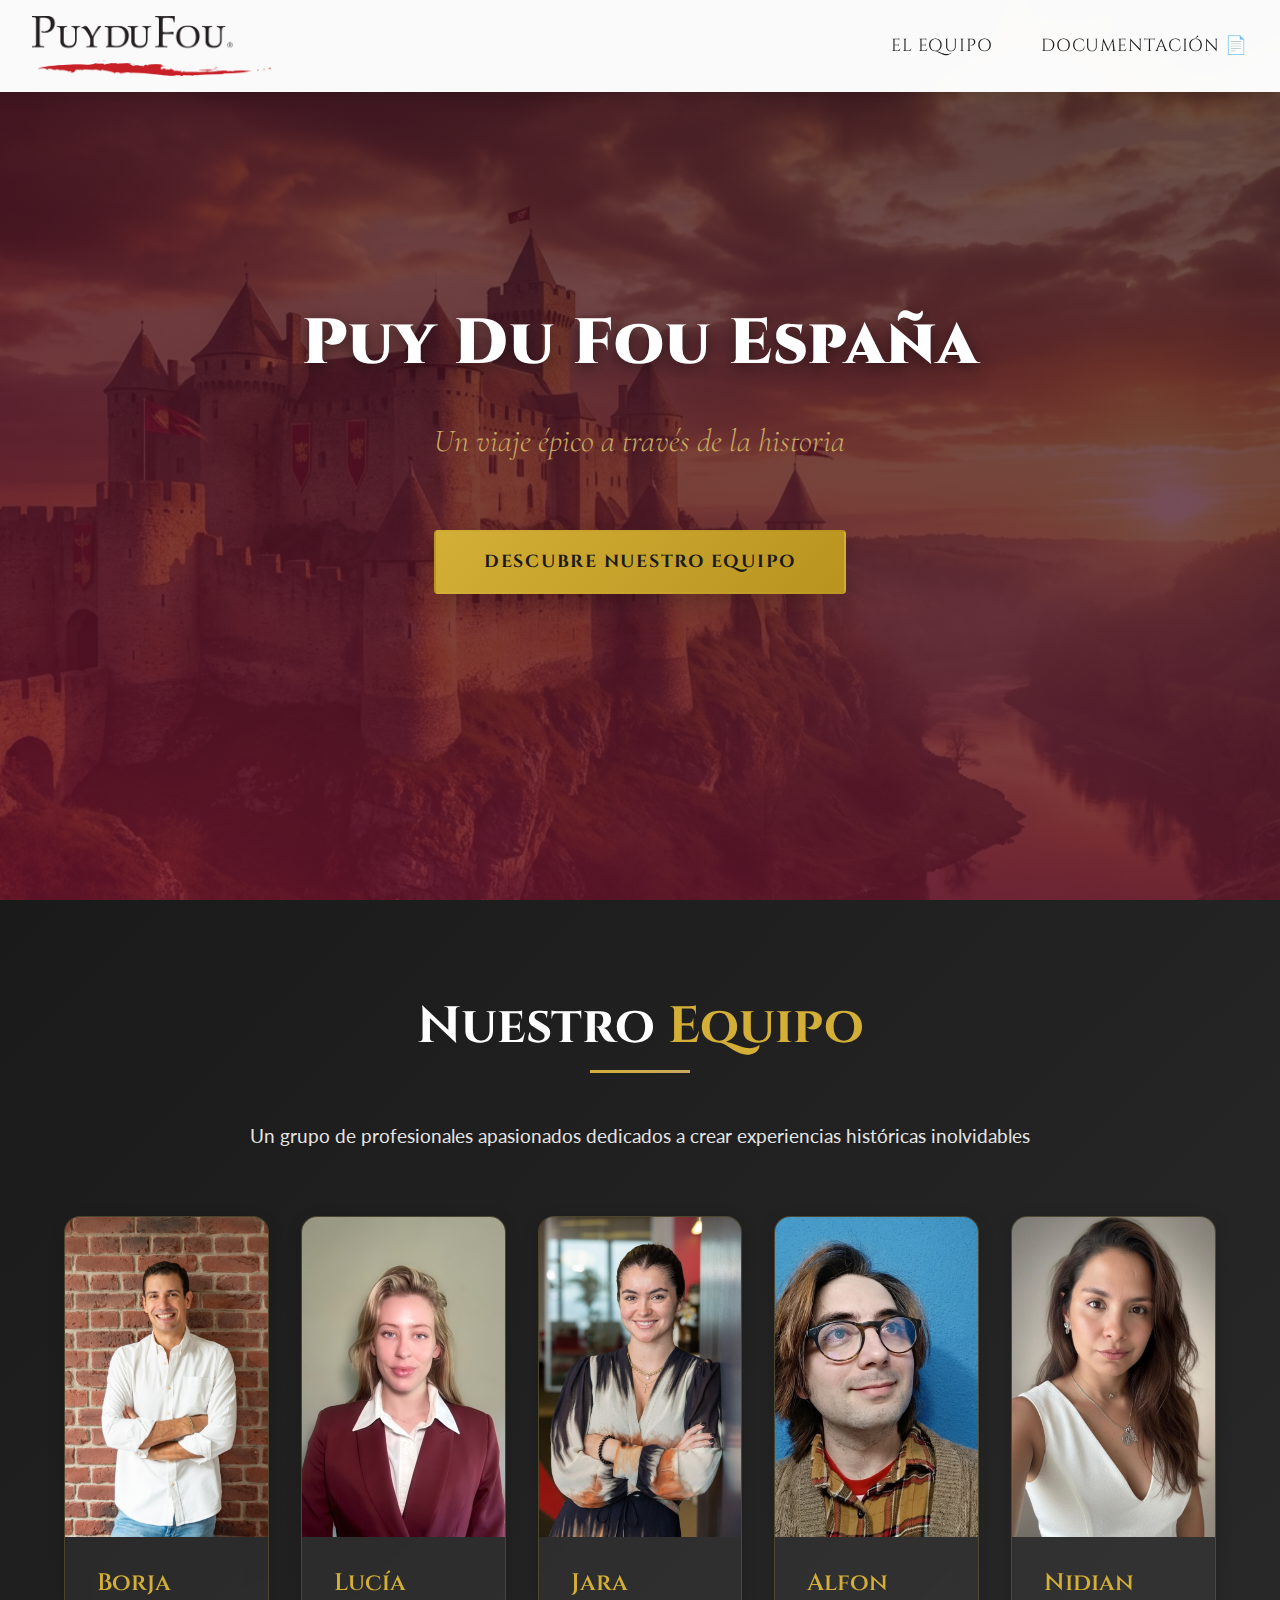
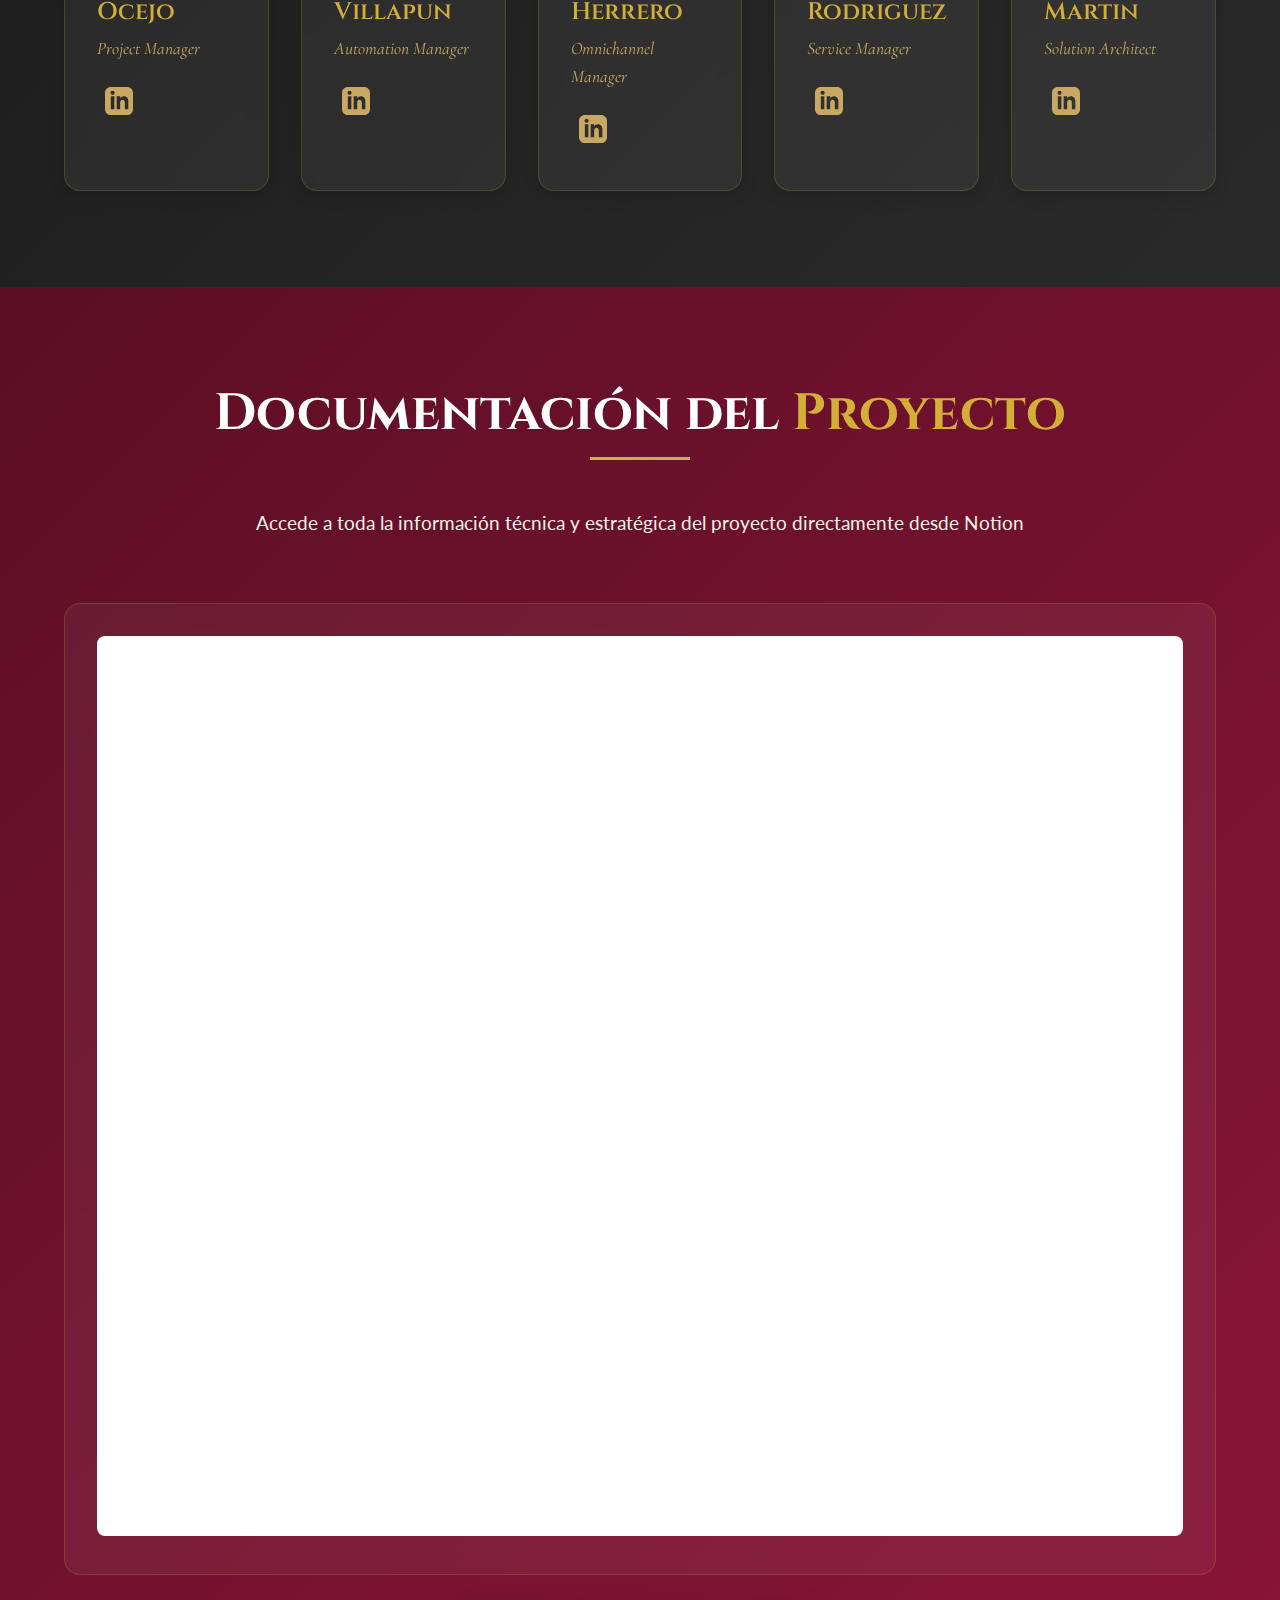
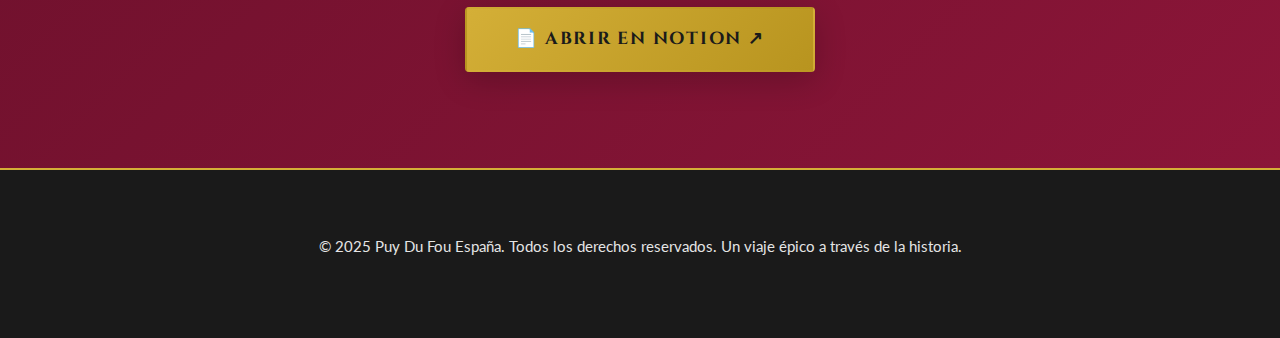
<file: index.html>
<!DOCTYPE html>
<html lang="es">

<head>
    <meta charset="UTF-8">
    <meta name="viewport" content="width=device-width, initial-scale=1.0">
    <meta name="description"
        content="Puy Du Fou España - Descubre nuestro equipo y documentación del proyecto. Un viaje histórico único.">
    <meta name="keywords" content="Puy Du Fou, España, parque temático, historia, equipo, documentación">
    <meta name="author" content="Puy Du Fou España">
    <title>Puy Du Fou España - El Equipo y Documentación</title>
    <link rel="stylesheet" href="styles.css">
</head>

<body>
    <!-- HEADER & NAVIGATION -->
    <header class="header" id="header">
        <div class="header-container">
            <a href="#hero">
                <img src="images/logo.png" alt="Puy Du Fou Logo" class="logo" id="logo">
            </a>
            <nav>
                <ul class="nav-menu">
                    <li><a href="#equipo" class="nav-link">El Equipo</a></li>
                    <li><a href="#documentacion" class="nav-link">Documentación 📄</a></li>
                </ul>
            </nav>
        </div>
    </header>

    <!-- HERO SECTION -->
    <section class="hero" id="hero">
        <img src="images/hero-castle.jpg" alt="Medieval Castle" class="hero-background" id="hero-bg">
        <div class="hero-overlay"></div>
        <div class="hero-content">
            <h1 class="hero-title">Puy Du Fou España</h1>
            <p class="hero-subtitle">Un viaje épico a través de la historia</p>
            <a href="#equipo" class="hero-cta">Descubre Nuestro Equipo</a>
        </div>
    </section>

    <!-- TEAM SECTION -->
    <section class="section section-dark" id="equipo">
        <div class="container">
            <div class="section-header">
                <h2 class="section-title">Nuestro <span class="text-gold">Equipo</span></h2>
                <p class="mt-md"
                    style="color: var(--color-light-gray); font-size: 1.2rem; max-width: 800px; margin-left: auto; margin-right: auto;">
                    Un grupo de profesionales apasionados dedicados a crear experiencias históricas inolvidables
                </p>
            </div>

            <div class="team-grid">
                <!-- Team Member 1: Borja Ocejo -->
                <div class="team-card">
                    <a href="https://www.linkedin.com/in/borjaocejo/" target="_blank" rel="noopener noreferrer">
                        <img src="images/team-borja-new.jpg" alt="Borja Ocejo" class="team-image">
                    </a>
                    <div class="team-info">
                        <h3 class="team-name">Borja<br>Ocejo</h3>
                        <p class="team-role">Project Manager</p>
                        <a href="https://www.linkedin.com/in/borjaocejo/" target="_blank" rel="noopener noreferrer"
                            class="linkedin-link">
                            <svg xmlns="http://www.w3.org/2000/svg" width="24" height="24" viewBox="0 0 24 24"
                                fill="currentColor">
                                <path
                                    d="M19 0h-14c-2.761 0-5 2.239-5 5v14c0 2.761 2.239 5 5 5h14c2.762 0 5-2.239 5-5v-14c0-2.761-2.238-5-5-5zm-11 19h-3v-11h3v11zm-1.5-12.268c-.966 0-1.75-.79-1.75-1.764s.784-1.764 1.75-1.764 1.75.79 1.75 1.764-.783 1.764-1.75 1.764zm13.5 12.268h-3v-5.604c0-3.368-4-3.113-4 0v5.604h-3v-11h3v1.765c1.396-2.586 7-2.777 7 2.476v6.759z" />
                            </svg>
                        </a>
                    </div>
                </div>

                <!-- Team Member 2: Lucía Villapun -->
                <div class="team-card">
                    <a href="https://www.linkedin.com/in/luciavillapunsanchez/" target="_blank"
                        rel="noopener noreferrer">
                        <img src="images/team-lucia-new.jpg" alt="Lucía Villapun" class="team-image">
                    </a>
                    <div class="team-info">
                        <h3 class="team-name">Lucía<br>Villapun</h3>
                        <p class="team-role">Automation Manager</p>
                        <a href="https://www.linkedin.com/in/luciavillapunsanchez/" target="_blank"
                            rel="noopener noreferrer" class="linkedin-link">
                            <svg xmlns="http://www.w3.org/2000/svg" width="24" height="24" viewBox="0 0 24 24"
                                fill="currentColor">
                                <path
                                    d="M19 0h-14c-2.761 0-5 2.239-5 5v14c0 2.761 2.239 5 5 5h14c2.762 0 5-2.239 5-5v-14c0-2.761-2.238-5-5-5zm-11 19h-3v-11h3v11zm-1.5-12.268c-.966 0-1.75-.79-1.75-1.764s.784-1.764 1.75-1.764 1.75.79 1.75 1.764-.783 1.764-1.75 1.764zm13.5 12.268h-3v-5.604c0-3.368-4-3.113-4 0v5.604h-3v-11h3v1.765c1.396-2.586 7-2.777 7 2.476v6.759z" />
                            </svg>
                        </a>
                    </div>
                </div>

                <!-- Team Member 3: Jara Herrero -->
                <div class="team-card">
                    <a href="https://www.linkedin.com/in/jara-herrero-bermejo/" target="_blank"
                        rel="noopener noreferrer">
                        <img src="images/team-jara-new.jpg" alt="Jara Herrero" class="team-image">
                    </a>
                    <div class="team-info">
                        <h3 class="team-name">Jara<br>Herrero</h3>
                        <p class="team-role">Omnichannel Manager</p>
                        <a href="https://www.linkedin.com/in/jara-herrero-bermejo/" target="_blank"
                            rel="noopener noreferrer" class="linkedin-link">
                            <svg xmlns="http://www.w3.org/2000/svg" width="24" height="24" viewBox="0 0 24 24"
                                fill="currentColor">
                                <path
                                    d="M19 0h-14c-2.761 0-5 2.239-5 5v14c0 2.761 2.239 5 5 5h14c2.762 0 5-2.239 5-5v-14c0-2.761-2.238-5-5-5zm-11 19h-3v-11h3v11zm-1.5-12.268c-.966 0-1.75-.79-1.75-1.764s.784-1.764 1.75-1.764 1.75.79 1.75 1.764-.783 1.764-1.75 1.764zm13.5 12.268h-3v-5.604c0-3.368-4-3.113-4 0v5.604h-3v-11h3v1.765c1.396-2.586 7-2.777 7 2.476v6.759z" />
                            </svg>
                        </a>
                    </div>
                </div>

                <!-- Team Member 4: Alfon Rodriguez -->
                <div class="team-card">
                    <a href="https://www.linkedin.com/in/alfonso-rodriguez-gutierrez/" target="_blank"
                        rel="noopener noreferrer">
                        <img src="images/team-alfon-new.jpg" alt="Alfon Rodriguez" class="team-image">
                    </a>
                    <div class="team-info">
                        <h3 class="team-name">Alfon<br>Rodriguez</h3>
                        <p class="team-role">Service Manager</p>
                        <a href="https://www.linkedin.com/in/alfonso-rodriguez-gutierrez/" target="_blank"
                            rel="noopener noreferrer" class="linkedin-link">
                            <svg xmlns="http://www.w3.org/2000/svg" width="24" height="24" viewBox="0 0 24 24"
                                fill="currentColor">
                                <path
                                    d="M19 0h-14c-2.761 0-5 2.239-5 5v14c0 2.761 2.239 5 5 5h14c2.762 0 5-2.239 5-5v-14c0-2.761-2.238-5-5-5zm-11 19h-3v-11h3v11zm-1.5-12.268c-.966 0-1.75-.79-1.75-1.764s.784-1.764 1.75-1.764 1.75.79 1.75 1.764-.783 1.764-1.75 1.764zm13.5 12.268h-3v-5.604c0-3.368-4-3.113-4 0v5.604h-3v-11h3v1.765c1.396-2.586 7-2.777 7 2.476v6.759z" />
                            </svg>
                        </a>
                    </div>
                </div>

                <!-- Team Member 5: Nidian Martin -->
                <div class="team-card">
                    <a href="https://www.linkedin.com/in/nidian-martin/" target="_blank" rel="noopener noreferrer">
                        <img src="images/team-nidian-new.jpg" alt="Nidian Martin" class="team-image">
                    </a>
                    <div class="team-info">
                        <h3 class="team-name">Nidian<br>Martin</h3>
                        <p class="team-role">Solution Architect</p>
                        <a href="https://www.linkedin.com/in/nidian-martin/" target="_blank" rel="noopener noreferrer"
                            class="linkedin-link">
                            <svg xmlns="http://www.w3.org/2000/svg" width="24" height="24" viewBox="0 0 24 24"
                                fill="currentColor">
                                <path
                                    d="M19 0h-14c-2.761 0-5 2.239-5 5v14c0 2.761 2.239 5 5 5h14c2.762 0 5-2.239 5-5v-14c0-2.761-2.238-5-5-5zm-11 19h-3v-11h3v11zm-1.5-12.268c-.966 0-1.75-.79-1.75-1.764s.784-1.764 1.75-1.764 1.75.79 1.75 1.764-.783 1.764-1.75 1.764zm13.5 12.268h-3v-5.604c0-3.368-4-3.113-4 0v5.604h-3v-11h3v1.765c1.396-2.586 7-2.777 7 2.476v6.759z" />
                            </svg>
                        </a>
                    </div>
                </div>
            </div>
        </div>
    </section>

    <!-- DOCUMENTATION SECTION -->
    <section class="section section-burgundy" id="documentacion">
        <div class="container">
            <div class="section-header">
                <h2 class="section-title">Documentación del <span class="text-gold">Proyecto</span></h2>
                <p class="mt-md"
                    style="color: var(--color-cream); font-size: 1.2rem; max-width: 800px; margin-left: auto; margin-right: auto;">
                    Accede a toda la información técnica y estratégica del proyecto directamente desde Notion
                </p>
            </div>

            <!-- Notion iframe -->
            <div
                style="margin-top: var(--spacing-lg); background: rgba(255, 255, 255, 0.05); backdrop-filter: blur(10px); border-radius: var(--radius-lg); padding: var(--spacing-md); border: 1px solid rgba(212, 175, 55, 0.2);">
                <iframe src="https://marshy-aardvark-2d2.notion.site/ebd/29b912398ae08115a160c9b7af2ea932" width="100%"
                    height="900" frameborder="0" allowfullscreen
                    style="border: none; border-radius: var(--radius-md); background: white;"
                    title="Documentación Técnica Puy Du Fou">
                </iframe>
            </div>

            <div style="margin-top: var(--spacing-md); text-align: center;">
                <a href="https://marshy-aardvark-2d2.notion.site/Documentaci-n-T-cnica-Puy-dou-Fou-29b912398ae08115a160c9b7af2ea932"
                    target="_blank" class="hero-cta"
                    style="display: inline-block; background: linear-gradient(135deg, var(--color-secondary), var(--color-secondary-dark));">
                    📄 Abrir en Notion ↗
                </a>
            </div>

            <div class="documentation-container" style="display: none;">
                <!-- Sidebar Navigation -->
                <aside class="doc-sidebar">
                    <nav>
                        <ul class="doc-menu">
                            <li class="doc-menu-item">
                                <a href="#doc-objetivos" class="doc-menu-link active" data-section="objetivos">
                                    🎯 Objetivos & estrategia de negocio
                                </a>
                            </li>
                            <li class="doc-menu-item">
                                <a href="#doc-modelo" class="doc-menu-link" data-section="modelo">
                                    🗄️ Modelo de Datos
                                </a>
                            </li>
                            <li class="doc-menu-item">
                                <a href="#doc-arquitectura" class="doc-menu-link" data-section="arquitectura">
                                    📚 Arquitectura e Integración
                                </a>
                            </li>
                            <li class="doc-menu-item">
                                <a href="#doc-persona" class="doc-menu-link" data-section="persona">
                                    👥 Buyer Persona
                                </a>
                            </li>
                            <li class="doc-menu-item">
                                <a href="#doc-competidores" class="doc-menu-link" data-section="competidores">
                                    🏆 Competidores
                                </a>
                            </li>
                            <li class="doc-menu-item">
                                <a href="#doc-analisis" class="doc-menu-link" data-section="analisis">
                                    📊 Análisis
                                </a>
                            </li>
                            <li class="doc-menu-item">
                                <a href="#doc-roadmap" class="doc-menu-link" data-section="roadmap">
                                    🗺️ Roadmaps Journeys de clientes
                                </a>
                            </li>
                            <li class="doc-menu-item has-submenu">
                                <a href="#doc-journeys" class="doc-menu-link" data-section="journeys">
                                    💎 Journeys
                                </a>
                                <ul class="doc-submenu">
                                    <li class="doc-menu-item">
                                        <a href="#doc-journey-carrito" class="doc-menu-link"
                                            data-section="journey-carrito">
                                            🛒 Carrito Abandonado
                                        </a>
                                    </li>
                                    <li class="doc-menu-item">
                                        <a href="#doc-journey-previsita" class="doc-menu-link"
                                            data-section="journey-previsita">
                                            📅 Pre-Visita
                                        </a>
                                    </li>
                                    <li class="doc-menu-item">
                                        <a href="#doc-journey-visita" class="doc-menu-link"
                                            data-section="journey-visita">
                                            🎭 Durante la Visita
                                        </a>
                                    </li>
                                    <li class="doc-menu-item">
                                        <a href="#doc-journey-postvisita" class="doc-menu-link"
                                            data-section="journey-postvisita">
                                            📧 Post-Visita
                                        </a>
                                    </li>
                                </ul>
                            </li>
                            <li class="doc-menu-item">
                                <a href="#doc-loyalty" class="doc-menu-link" data-section="loyalty">
                                    👑 Loyalty Management Program
                                </a>
                            </li>
                            <li class="doc-menu-item">
                                <a href="#doc-data360" class="doc-menu-link" data-section="data360">
                                    🔄 Data 360
                                </a>
                            </li>
                        </ul>
                    </nav>
                </aside>

                <!-- Content Area -->
                <div class="doc-content">
                    <!-- Objetivos & estrategia de negocio -->
                    <div class="doc-section active" id="doc-objetivos">
                        <h3>🎯 Objetivos & Estrategia de Negocio</h3>
                        <p class="text-justify">
                            La estrategia de negocio de Puy Du Fou España se centra en cuatro pilares fundamentales que
                            guiarán todas las acciones de marketing, tecnología y experiencia del cliente. Cada objetivo
                            está diseñado para maximizar la captación, fidelización y satisfacción de los visitantes,
                            creando un ecosistema digital y físico integrado que potencie el valor de la marca.
                        </p>

                        <h4
                            style="color: var(--color-accent); margin-top: var(--spacing-md); margin-bottom: var(--spacing-sm);">
                            📈 Captación de Leads
                        </h4>
                        <p class="text-justify">
                            <strong>Objetivo:</strong> Atraer nuevos visitantes potenciales mediante experiencias
                            digitales interactivas y campañas virales.
                        </p>

                        <div class="content-block">
                            <h4>Experiencias Interactivas en la Web</h4>
                            <ul>
                                <li><strong>Juego "¿Qué personaje medieval eres?"</strong> → Al finalizar, se pide el
                                    email para enviar un resultado personalizado y un incentivo. Objetivo: captar
                                    correos de posibles visitantes mediante entretenimiento temático.</li>
                                <li><strong>Landing "Planifica tu aventura"</strong> → Los usuarios diseñan su propio
                                    itinerario (torneos, taberna, etc.). Para obtenerlo, dejan su email y reciben un PDF
                                    personalizado. Objetivo: captación + segmentación por intereses (familias, parejas,
                                    grupos escolares).</li>
                            </ul>
                        </div>

                        <div class="content-block">
                            <h4>Campañas de Referidos</h4>
                            <ul>
                                <li><strong>"Trae a tu séquito"</strong> → Cada usuario tiene un enlace o código único.
                                    Ganan incentivos (camiseta/entrada gratis/descuento en comida). Objetivo:
                                    adquisición viral y orgánica.</li>
                            </ul>
                        </div>

                        <div class="content-block">
                            <h4>IA Integrada con Redes Sociales</h4>
                            <ul>
                                <li><strong>Fotos medievales con IA</strong> → El usuario sube una foto en la App y una
                                    IA genera su retrato al estilo personaje histórico.</li>
                                <li>Para descargarlo, se solicita registro o suscripción al boletín.</li>
                                <li>Se incentiva compartir con hashtag <strong>#PuyDuFouMedieval</strong>.</li>
                                <li><strong>Objetivo:</strong> leads + visibilidad en redes + expectación pre-visita.
                                </li>
                                <li><strong>Herramientas:</strong> Filtros Instagram/TikTok + API IA (Stable Diffusion /
                                    Midjourney / D-ID).</li>
                            </ul>
                        </div>

                        <h4
                            style="color: var(--color-accent); margin-top: var(--spacing-md); margin-bottom: var(--spacing-sm);">
                            🛡️ Fidelización de Clientes Existentes
                        </h4>
                        <p class="text-justify">
                            <strong>Objetivo:</strong> Mantener y reactivar a los visitantes actuales mediante programas
                            de lealtad y comunicaciones personalizadas.
                        </p>

                        <div class="content-block">
                            <h4>Programa "Caballeros Leales"</h4>
                            <ul>
                                <li>Sistema de puntos por cada visita, compra o interacción en la app.</li>
                                <li><strong>Rangos:</strong> Visitador → Explorador de Leyendas → Cronista del Tiempo →
                                    Guardián de la Historia.</li>
                                <li><strong>Beneficios:</strong> descuentos, acceso prioritario, eventos exclusivos.
                                </li>
                                <li><strong>Objetivo:</strong> aumentar recurrencia.</li>
                            </ul>
                        </div>

                        <div class="content-block">
                            <h4>Notificaciones PUSH en la App</h4>
                            <ul>
                                <li>Alertas según perfil: "Tu torneo favorito comienza en 15 min" o "hay un nuevo menú
                                    en la taberna".</li>
                                <li><strong>Objetivo:</strong> engagement en tiempo real.</li>
                            </ul>
                        </div>

                        <div class="content-block">
                            <h4>Encuestas Post-Visita con Recompensa</h4>
                            <ul>
                                <li>Encuesta breve en app o email ("Valora tu aventura").</li>
                                <li>A cambio: descuento en comida o con partners.</li>
                                <li><strong>Objetivo:</strong> retención + feedback para mejora continua.</li>
                            </ul>
                        </div>

                        <div class="content-block">
                            <h4>Calendario de Eventos Especiales</h4>
                            <ul>
                                <li>Recordatorios automáticos: "Festival del Dragón", "Mercado Medieval", "Especial
                                    Navidad".</li>
                                <li>Acceso prioritario para registrados.</li>
                                <li><strong>Objetivo:</strong> reactivación periódica.</li>
                            </ul>
                        </div>

                        <h4
                            style="color: var(--color-accent); margin-top: var(--spacing-md); margin-bottom: var(--spacing-sm);">
                            🧠 Mejora de la Experiencia del Cliente
                        </h4>
                        <p class="text-justify">
                            <strong>Objetivo:</strong> Hacer más fluida, personalizada y memorable la visita mediante
                            tecnología y geolocalización.
                        </p>

                        <div class="content-block">
                            <h4>Geolocalización mediante QR</h4>
                            <ul>
                                <li>Geolocalización en tiempo real con rutas sugeridas mediante pulsera QR.</li>
                                <li>Mensajes push según zona del parque: "Últimas plazas para el espectáculo 'El Último
                                    Cantar'".</li>
                                <li><strong>Objetivo:</strong> reducir frustración, aumentar satisfacción y mejorar
                                    experiencia física.</li>
                            </ul>
                        </div>

                        <div class="content-block">
                            <h4>Recomendador Inteligente</h4>
                            <ul>
                                <li>Basado en preferencias previas: "Te gustó el espectáculo de arquería, te
                                    recomendamos el entrenamiento de espadas".</li>
                                <li><strong>Objetivo:</strong> personalización dinámica.</li>
                            </ul>
                        </div>

                        <h4
                            style="color: var(--color-accent); margin-top: var(--spacing-md); margin-bottom: var(--spacing-sm);">
                            💰 Aumentar el Ticket Medio
                        </h4>
                        <p class="text-justify">
                            <strong>Objetivo:</strong> Incrementar el gasto promedio por visitante mediante experiencias
                            premium y upselling inteligente.
                        </p>

                        <div class="content-block">
                            <h4>Experiencias Temáticas Premium</h4>
                            <ul>
                                <li><strong>Paquete "Caballero por un día"</strong> → Foto, vestuario, actividades con
                                    acceso prioritario.</li>
                                <li>Incluye fotos temáticas y vídeo resumen vinculados a pulsera QR.</li>
                                <li>Compartibles con #PuyDuFouMedieval o compra física/digital.</li>
                                <li><strong>Objetivo:</strong> generar ingresos y viralización.</li>
                            </ul>
                        </div>

                        <div class="content-block">
                            <h4>Restauración: Upselling Inteligente</h4>
                            <ul>
                                <li>Recomendaciones personalizadas de tabernas según hora, localización y preferencias.
                                </li>
                                <li>Avisos push de aforo: "El Mesón de Carlomagno tiene aforo completo hasta las 15:00".
                                </li>
                                <li><strong>Packs según audiencia:</strong>
                                    <ul>
                                        <li>Familias → Menús infantiles</li>
                                        <li>Grupos → Menú cerrado</li>
                                        <li>Cumpleañeros → Menú especial cumpleaños</li>
                                    </ul>
                                </li>
                            </ul>
                        </div>

                        <div class="content-block">
                            <h4>Experiencia "Cumpleaños Medieval"</h4>
                            <p class="text-justify">
                                Crear una experiencia diferenciadora para visitantes que cumplen años, incentivando
                                visitas adicionales y consumo en restauración.
                            </p>
                            <ul>
                                <li><strong>Menú "Banquete Real":</strong> Entrantes + primero + segundo + postre con
                                    vela + bebida especial "Hidromiel de Aniversario" + corona conmemorativa + canción
                                    por grupo trovador.</li>
                                <li><strong>Menú gratuito</strong> para grupos de 6 personas con reserva previa.</li>
                                <li><strong>Banquete Premium (+30€):</strong> Tarta personalizada + foto impresa con
                                    vestuario medieval + prioridad en actividad temática.</li>
                                <li><strong>Coronación "Caballero":</strong> Mini ceremonia con maestro de armas + vídeo
                                    ceremonial.</li>
                            </ul>
                        </div>

                        <div class="content-block">
                            <h4>Merchandising Medieval (Cross-selling)</h4>
                            <ul>
                                <li>Catálogo dinámico en app + recomendaciones según historial.</li>
                                <li><strong>Segmentación:</strong>
                                    <ul>
                                        <li>Familias: espadas de madera, escudos, disfraces...</li>
                                        <li>Amigos: camisetas, tazas, túnicas, armas...</li>
                                        <li>Adultos +60: marroquinería, botas, sombreros...</li>
                                    </ul>
                                </li>
                            </ul>
                        </div>
                    </div>

                    <!-- Modelo de datos -->
                    <div class="doc-section" id="doc-modelo">
                        <h3>🗄️ Modelo de Datos</h3>
                        <p class="text-justify">
                            El ecosistema Salesforce para el proyecto de Puy du Fou España se compone de cuatro pilares
                            principales que trabajan de forma integrada para ofrecer una experiencia 360 del visitante.
                        </p>

                        <h4
                            style="color: var(--color-accent); margin-top: var(--spacing-md); margin-bottom: var(--spacing-sm);">
                            Pilares del Ecosistema Salesforce
                        </h4>

                        <div class="content-block">
                            <h4>1. Service Cloud</h4>
                            <p class="text-justify">
                                Plataforma principal para la gestión de la atención al cliente: sugerencias,
                                reclamaciones, dudas e incidencias relacionadas con la experiencia en el parque y la app
                                de juego.
                            </p>
                            <ul>
                                <li><strong>Objeto clave:</strong> Case (relacionado con Account/Person Account y Visit)
                                </li>
                            </ul>
                        </div>

                        <div class="content-block">
                            <h4>2. Agentforce (IA de Servicio)</h4>
                            <p class="text-justify">
                                Agente virtual configurado sobre Service Cloud que:
                            </p>
                            <ul>
                                <li>Recibe y entiende las consultas del cliente</li>
                                <li>Propone y registra soluciones en los casos</li>
                                <li>Escala automáticamente a un agente humano cuando:
                                    <ul>
                                        <li>El cliente indica explícitamente que no se ha resuelto</li>
                                        <li>Se detecta una determinada prioridad/impacto (según reglas de negocio)</li>
                                    </ul>
                                </li>
                            </ul>
                        </div>

                        <div class="content-block">
                            <h4>3. Marketing Cloud</h4>
                            <p class="text-justify">
                                Recibe datos por dos vías:
                            </p>
                            <ul>
                                <li><strong>Vía Service Cloud:</strong> sincronización de Contact/Person Account</li>
                                <li><strong>Vía API con BBDD de Puy du Fou:</strong> importación de datos operacionales
                                    (visitas, compras, shows vistos)</li>
                            </ul>
                            <p class="text-justify">
                                <strong>Se utiliza para:</strong>
                            </p>
                            <ul>
                                <li>Enviar notificaciones push (pre-visita, visita y post-visita)</li>
                                <li>Enviar comunicaciones vinculadas al juego gamificado de la app (sellos, niveles,
                                    logros)</li>
                            </ul>
                        </div>

                        <div class="content-block">
                            <h4>4. Data Cloud</h4>
                            <p class="text-justify">
                                Punto central de unificación de datos (Customer 360):
                            </p>
                            <ul>
                                <li>Recibe datos desde Service Cloud y Marketing Cloud / BBDD externa</li>
                                <li>Construye el <strong>Unique Contact</strong> (perfil unificado) combinando:
                                    <ul>
                                        <li>Identidad CRM (Person Account)</li>
                                        <li>Datos de visita y juego de la app</li>
                                        <li>Interacciones de servicio y marketing</li>
                                    </ul>
                                </li>
                                <li>Crea segmentaciones dinámicas (familias recurrentes, jugadores activos, visitantes
                                    con incidencias, etc.)</li>
                                <li>Envía segmentos a Marketing Cloud para activar journeys y campañas personalizadas
                                </li>
                            </ul>
                        </div>

                        <h4
                            style="color: var(--color-accent); margin-top: var(--spacing-md); margin-bottom: var(--spacing-sm);">
                            Fuentes de Datos y Unificación
                        </h4>

                        <p class="text-justify">
                            La experiencia del visitante genera información en múltiples puntos de contacto que se
                            consolidan en Data Cloud para crear un <strong>Golden Record del Visitante</strong>.
                        </p>

                        <div class="content-block">
                            <h4>Fuentes de Datos Digitales (Online)</h4>
                            <ul>
                                <li><strong>Web y Portal de Reservas:</strong> Creación de cuenta, selección de fechas,
                                    carritos de compra, confirmaciones, preferencias</li>
                                <li><strong>Aplicación Móvil:</strong> Registro, QR de entrada, escaneo de códigos,
                                    gamificación, notificaciones push</li>
                            </ul>
                        </div>

                        <div class="content-block">
                            <h4>Fuentes de Datos Presenciales (On-Park)</h4>
                            <ul>
                                <li><strong>Pulseras NFC/QR:</strong> Validación de acceso, identificación en zonas
                                    temáticas, participación en actividades</li>
                                <li><strong>Red WiFi del Parque:</strong> Conexión con formulario, tiempo de
                                    permanencia, consentimientos</li>
                                <li><strong>TPV (Restauración y Tiendas):</strong> Tickets de compra, productos
                                    adquiridos, medio de pago</li>
                            </ul>
                        </div>

                        <div class="content-block">
                            <h4>Proceso de Unificación en Data Cloud</h4>
                            <ol>
                                <li><strong>Ingesta y Normalización:</strong> Limpieza, normalización de formatos,
                                    estandarización de campos</li>
                                <li><strong>Identity Resolution:</strong> Unificación de múltiples identificadores
                                    (email, teléfono, ID app, pulsera RFID, QR, dispositivo WiFi)</li>
                                <li><strong>Golden Record:</strong> Perfil único consolidado con atributos demográficos,
                                    comportamiento, fidelización y satisfacción</li>
                                <li><strong>Publicación y Activación:</strong> Distribución a Service Cloud y Marketing
                                    Cloud para personalización</li>
                            </ol>
                        </div>
                    </div>

                    <!-- Arquitectura e Integración -->
                    <div class="doc-section" id="doc-arquitectura">
                        <h3>📚 Arquitectura e Integración</h3>
                        <p class="text-justify">
                            El ecosistema tecnológico de Puy Du Fou España está construido sobre Salesforce, integrando
                            cuatro componentes principales que trabajan de forma sincronizada para ofrecer una
                            experiencia completa del visitante.
                        </p>

                        <table class="doc-table">
                            <thead>
                                <tr>
                                    <th>Componente</th>
                                    <th>Función Principal</th>
                                    <th>Objetos/Características Clave</th>
                                </tr>
                            </thead>
                            <tbody>
                                <tr>
                                    <td><strong>Service Cloud</strong></td>
                                    <td class="text-justify">Gestión de atención al cliente: sugerencias, reclamaciones,
                                        dudas e incidencias</td>
                                    <td>
                                        • Objeto Case<br>
                                        • Account/Person Account<br>
                                        • Visit (objeto personalizado)
                                    </td>
                                </tr>
                                <tr>
                                    <td><strong>Agentforce (IA)</strong></td>
                                    <td class="text-justify">Agente virtual que atiende consultas y escala a humanos
                                        cuando es necesario</td>
                                    <td>
                                        • Comprensión de consultas<br>
                                        • Registro de soluciones<br>
                                        • Escalado inteligente
                                    </td>
                                </tr>
                                <tr>
                                    <td><strong>Marketing Cloud</strong></td>
                                    <td class="text-justify">Comunicaciones personalizadas y automatización de journeys
                                    </td>
                                    <td>
                                        • Journey Builder<br>
                                        • Email Studio<br>
                                        • Mobile Push<br>
                                        • Data Extensions
                                    </td>
                                </tr>
                                <tr>
                                    <td><strong>Data Cloud</strong></td>
                                    <td class="text-justify">Unificación de datos y creación del perfil 360 del
                                        visitante</td>
                                    <td>
                                        • Identity Resolution<br>
                                        • Golden Record<br>
                                        • Segmentación dinámica<br>
                                        • Activaciones en tiempo real
                                    </td>
                                </tr>
                            </tbody>
                        </table>

                        <h4
                            style="color: var(--color-accent); margin-top: var(--spacing-md); margin-bottom: var(--spacing-sm);">
                            Flujo de Integración de Datos
                        </h4>

                        <div class="content-block">
                            <h4>1. Captura de Datos</h4>
                            <ul>
                                <li><strong>Web/App:</strong> Formularios, navegación, compras online</li>
                                <li><strong>Parque:</strong> Pulseras NFC/QR, WiFi, TPV, espectáculos</li>
                                <li><strong>Service:</strong> Cases, interacciones de soporte</li>
                            </ul>
                        </div>

                        <div class="content-block">
                            <h4>2. Unificación en Data Cloud</h4>
                            <p class="text-justify">
                                Todos los datos fluyen hacia Data Cloud donde se:
                            </p>
                            <ul>
                                <li>Normalizan y limpian</li>
                                <li>Unifican identidades (email, teléfono, pulsera, app ID)</li>
                                <li>Crean el perfil único del visitante (Golden Record)</li>
                                <li>Generan segmentos dinámicos</li>
                            </ul>
                        </div>

                        <div class="content-block">
                            <h4>3. Activación y Personalización</h4>
                            <ul>
                                <li><strong>Hacia Service Cloud:</strong> Agentes ven historial completo del visitante
                                </li>
                                <li><strong>Hacia Marketing Cloud:</strong> Journeys personalizados según comportamiento
                                </li>
                                <li><strong>Hacia la App:</strong> Recomendaciones en tiempo real</li>
                            </ul>
                        </div>

                        <p style="margin-top: var(--spacing-md); font-style: italic; color: var(--color-light-gray);">
                            � <em>Nota: Cada objeto de la tabla puede expandirse con documentación detallada en futuras
                                versiones</em>
                        </p>
                    </div>

                    <!-- Buyer Persona -->
                    <div class="doc-section" id="doc-persona">
                        <h3>👥 Buyer Persona</h3>
                        <p>
                            Hemos identificado tres perfiles principales de visitantes para personalizar
                            nuestra oferta y comunicación.
                        </p>
                        <h4
                            style="color: var(--color-accent); margin-top: var(--spacing-md); margin-bottom: var(--spacing-sm);">
                            Persona 1: Familia Aventurera
                        </h4>
                        <ul>
                            <li><strong>Perfil:</strong> Padres de 35-45 años con hijos de 6-14 años</li>
                            <li><strong>Motivación:</strong> Educación entretenida, experiencias compartidas</li>
                            <li><strong>Comportamiento:</strong> Planifica con antelación, busca paquetes familiares
                            </li>
                            <li><strong>Canales:</strong> Redes sociales, blogs de viajes familiares</li>
                        </ul>
                        <h4
                            style="color: var(--color-accent); margin-top: var(--spacing-md); margin-bottom: var(--spacing-sm);">
                            Persona 2: Entusiasta de la Historia
                        </h4>
                        <ul>
                            <li><strong>Perfil:</strong> Adultos de 45-65 años, educación superior</li>
                            <li><strong>Motivación:</strong> Autenticidad histórica, aprendizaje profundo</li>
                            <li><strong>Comportamiento:</strong> Investiga a fondo, valora calidad sobre precio</li>
                            <li><strong>Canales:</strong> Documentales, revistas culturales, recomendaciones</li>
                        </ul>
                        <h4
                            style="color: var(--color-accent); margin-top: var(--spacing-md); margin-bottom: var(--spacing-sm);">
                            Persona 3: Joven Explorador
                        </h4>
                        <ul>
                            <li><strong>Perfil:</strong> Millennials y Gen Z de 18-35 años</li>
                            <li><strong>Motivación:</strong> Experiencias únicas, contenido para redes sociales</li>
                            <li><strong>Comportamiento:</strong> Decisiones impulsivas, influenciado por influencers
                            </li>
                            <li><strong>Canales:</strong> Instagram, TikTok, YouTube</li>
                        </ul>
                        <p style="margin-top: var(--spacing-md); font-style: italic; color: var(--color-light-gray);">
                            📝 <em>Contenido detallado de Notion pendiente de integración</em>
                        </p>
                    </div>

                    <h4
                        style="color: var(--color-accent); margin-top: var(--spacing-md); margin-bottom: var(--spacing-sm);">
                        Análisis Detallado de Competidores
                    </h4>

                    <div class="content-block">
                        <h4>Competidores Directos</h4>
                        <ul>
                            <li><strong>Port Aventura:</strong> Parque temático líder en España, enfoque en
                                entretenimiento y atracciones de adrenalina</li>
                            <li><strong>Terra Mítica:</strong> Temática de civilizaciones antiguas, propuesta histórica
                                similar pero menos inmersiva</li>
                            <li><strong>Parque Warner:</strong> Entretenimiento familiar con personajes conocidos, sin
                                componente histórico</li>
                        </ul>
                    </div>

                    <div class="content-block">
                        <h4>Competidores Indirectos</h4>
                        <ul>
                            <li>Museos y centros culturales con experiencias inmersivas</li>
                            <li>Rutas turísticas históricas y monumentos</li>
                            <li>Espectáculos teatrales y eventos culturales</li>
                            <li>Experiencias de realidad virtual y entretenimiento digital</li>
                        </ul>
                    </div>

                    <div class="content-block">
                        <h4>Ventajas Competitivas de Puy du Fou</h4>
                        <ul>
                            <li>✨ Autenticidad histórica sin precedentes</li>
                            <li>🎭 Experiencias inmersivas de alta calidad</li>
                            <li>🏰 Marca Puy Du Fou con reconocimiento internacional</li>
                            <li>🔮 Integración de tecnología avanzada con narrativa histórica</li>
                            <li>🎯 Propuesta de valor única que combina educación y entretenimiento</li>
                        </ul>
                    </div>
                </div>

                <!-- Análisis -->
                <div class="doc-section" id="doc-analisis">
                    <h3>📊 Análisis</h3>
                    <p>
                        Análisis exhaustivo del mercado, tendencias y oportunidades para Puy Du Fou España.
                    </p>
                    <h4
                        style="color: var(--color-accent); margin-top: var(--spacing-md); margin-bottom: var(--spacing-sm);">
                        Análisis DAFO
                    </h4>
                    <ul>
                        <li><strong>Fortalezas:</strong> Marca reconocida, equipo cualificado, tecnología avanzada
                        </li>
                        <li><strong>Debilidades:</strong> Alta inversión inicial, dependencia meteorológica</li>
                        <li><strong>Oportunidades:</strong> Turismo cultural en auge, expansión digital</li>
                        <li><strong>Amenazas:</strong> Competencia, fluctuaciones económicas</li>
                    </ul>
                    <h4
                        style="color: var(--color-accent); margin-top: var(--spacing-md); margin-bottom: var(--spacing-sm);">
                        Análisis de Mercado
                    </h4>
                    <ul>
                        <li>Mercado de parques temáticos en España: 20M visitantes/año</li>
                        <li>Crecimiento del turismo cultural: +15% anual</li>
                        <li>Tendencia hacia experiencias auténticas e inmersivas</li>
                        <li>Digitalización del sector turístico post-COVID</li>
                    </ul>
                    <h4
                        style="color: var(--color-accent); margin-top: var(--spacing-md); margin-bottom: var(--spacing-sm);">
                        KPIs Principales
                    </h4>
                    <ul>
                        <li>Número de visitantes mensuales y anuales</li>
                        <li>Índice de satisfacción del cliente (NPS)</li>
                        <li>Tasa de conversión web-to-ticket</li>
                        <li>Revenue per visitor (RPV)</li>
                        <li>Tasa de repetición de visitas</li>
                    </ul>
                    <p style="margin-top: var(--spacing-md); font-style: italic; color: var(--color-light-gray);">
                        📝 <em>Contenido detallado de Notion pendiente de integración</em>
                    </p>
                </div>

                <!-- Roadmaps Journeys de clientes -->
                <div class="doc-section" id="doc-roadmap">
                    <h3>🗺️ Roadmaps Journeys de Clientes</h3>
                    <p>
                        Nuestro roadmap define las fases de desarrollo y lanzamiento del proyecto,
                        mapeando la experiencia completa del visitante en cada etapa.
                    </p>
                    <h4
                        style="color: var(--color-accent); margin-top: var(--spacing-md); margin-bottom: var(--spacing-sm);">
                        Roadmap 2025-2026
                    </h4>
                    <ul>
                        <li><strong>Q1 2025:</strong> Desarrollo de plataforma web y app móvil</li>
                        <li><strong>Q2 2025:</strong> Sistema de reservas y gestión de visitantes</li>
                        <li><strong>Q3 2025:</strong> Integración de experiencias AR/VR</li>
                        <li><strong>Q4 2025:</strong> Lanzamiento beta y testing con usuarios</li>
                        <li><strong>Q1 2026:</strong> Lanzamiento oficial y campaña de marketing</li>
                        <li><strong>Q2 2026:</strong> Expansión de contenidos y nuevos espectáculos</li>
                    </ul>
                    <h4
                        style="color: var(--color-accent); margin-top: var(--spacing-md); margin-bottom: var(--spacing-sm);">
                        Customer Journey Map
                    </h4>
                    <ul>
                        <li><strong>Descubrimiento:</strong> Anuncios en redes, recomendaciones, búsqueda web</li>
                        <li><strong>Investigación:</strong> Visita web, lee reseñas, compara opciones</li>
                        <li><strong>Reserva:</strong> Selecciona fecha, compra entradas, recibe confirmación</li>
                        <li><strong>Pre-visita:</strong> Descarga app, planifica itinerario, recibe recordatorios
                        </li>
                        <li><strong>Experiencia:</strong> Check-in digital, disfruta espectáculos, interactúa con
                            app</li>
                        <li><strong>Post-visita:</strong> Comparte en redes, deja reseña, recibe ofertas futuras
                        </li>
                    </ul>
                    <p style="margin-top: var(--spacing-md); font-style: italic; color: var(--color-light-gray);">
                        📝 <em>Contenido detallado de Notion pendiente de integración</em>
                    </p>
                </div>

                <!-- Journeys -->
                <div class="doc-section" id="doc-journeys">
                    <h3>💎 Journeys</h3>
                    <p>
                        Definición detallada de los diferentes journeys automatizados para cada tipo de visitante
                        y momento del ciclo de vida del cliente.
                    </p>
                    <h4
                        style="color: var(--color-accent); margin-top: var(--spacing-md); margin-bottom: var(--spacing-sm);">
                        Journey de Bienvenida
                    </h4>
                    <ul>
                        <li>Email de bienvenida con guía del visitante</li>
                        <li>Tips para planificar la visita</li>
                        <li>Recomendaciones personalizadas según perfil</li>
                        <li>Descarga de la app móvil</li>
                    </ul>
                    <h4
                        style="color: var(--color-accent); margin-top: var(--spacing-md); margin-bottom: var(--spacing-sm);">
                        Journey de Engagement
                    </h4>
                    <ul>
                        <li>Recordatorios de visita (7 días, 3 días, 1 día antes)</li>
                        <li>Información meteorológica y recomendaciones</li>
                        <li>Ofertas de upgrades y servicios adicionales</li>
                        <li>Contenido educativo sobre los espectáculos</li>
                    </ul>
                    <h4
                        style="color: var(--color-accent); margin-top: var(--spacing-md); margin-bottom: var(--spacing-sm);">
                        Journey Post-Visita
                    </h4>
                    <ul>
                        <li>Encuesta de satisfacción</li>
                        <li>Galería de fotos y recuerdos</li>
                        <li>Invitación a programa de fidelización</li>
                        <li>Ofertas para próximas visitas</li>
                    </ul>
                    <p style="margin-top: var(--spacing-md); font-style: italic; color: var(--color-light-gray);">
                        📝 <em>Contenido detallado de Notion pendiente de integración</em>
                    </p>
                </div>

                <!-- Loyalty Management Program -->
                <div class="doc-section" id="doc-loyalty">
                    <h3>👑 Loyalty Management Program</h3>
                    <p>
                        Programa de fidelización diseñado para recompensar a nuestros visitantes más frecuentes
                        y crear una comunidad de embajadores de marca.
                    </p>
                    <h4
                        style="color: var(--color-accent); margin-top: var(--spacing-md); margin-bottom: var(--spacing-sm);">
                        Niveles del Programa
                    </h4>
                    <ul>
                        <li><strong>Explorador (Bronce):</strong> Primera visita, beneficios básicos</li>
                        <li><strong>Aventurero (Plata):</strong> 2-4 visitas, descuentos y acceso prioritario</li>
                        <li><strong>Caballero (Oro):</strong> 5+ visitas, beneficios premium y eventos exclusivos
                        </li>
                        <li><strong>Leyenda (Platino):</strong> Pase anual, máximos beneficios y experiencias VIP
                        </li>
                    </ul>
                    <h4
                        style="color: var(--color-accent); margin-top: var(--spacing-md); margin-bottom: var(--spacing-sm);">
                        Beneficios y Recompensas
                    </h4>
                    <ul>
                        <li>Descuentos progresivos en entradas y merchandising</li>
                        <li>Acceso prioritario a espectáculos populares</li>
                        <li>Invitaciones a eventos exclusivos y estrenos</li>
                        <li>Experiencias VIP y meet & greet con artistas</li>
                        <li>Contenido exclusivo y behind-the-scenes</li>
                    </ul>
                    <h4
                        style="color: var(--color-accent); margin-top: var(--spacing-md); margin-bottom: var(--spacing-sm);">
                        Mecánicas de Gamificación
                    </h4>
                    <ul>
                        <li>Sistema de puntos por visitas y actividades</li>
                        <li>Badges y logros desbloqueables</li>
                        <li>Desafíos mensuales con recompensas</li>
                        <li>Ranking de miembros más activos</li>
                    </ul>
                    <p style="margin-top: var(--spacing-md); font-style: italic; color: var(--color-light-gray);">
                        📝 <em>Contenido detallado de Notion pendiente de integración</em>
                    </p>
                </div>

                <!-- Data 360 -->
                <div class="doc-section" id="doc-data360">
                    <h3>🔄 Data 360</h3>
                    <p>
                        Visión completa de 360 grados del cliente, integrando todos los puntos de contacto
                        y datos para ofrecer experiencias personalizadas y tomar decisiones informadas.
                    </p>
                    <h4
                        style="color: var(--color-accent); margin-top: var(--spacing-md); margin-bottom: var(--spacing-sm);">
                        Fuentes de Datos
                    </h4>
                    <ul>
                        <li>Datos de perfil: información demográfica y preferencias</li>
                        <li>Datos transaccionales: compras, reservas, consumos</li>
                        <li>Datos de comportamiento: navegación web, uso de app, interacciones</li>
                        <li>Datos de engagement: emails abiertos, clicks, respuestas a campañas</li>
                        <li>Datos de satisfacción: encuestas, reseñas, NPS</li>
                    </ul>
                    <h4
                        style="color: var(--color-accent); margin-top: var(--spacing-md); margin-bottom: var(--spacing-sm);">
                        Segmentación Avanzada
                    </h4>
                    <ul>
                        <li>Segmentación por comportamiento de compra</li>
                        <li>Segmentación por nivel de engagement</li>
                        <li>Segmentación por preferencias de contenido</li>
                        <li>Segmentación predictiva con machine learning</li>
                    </ul>
                    <h4
                        style="color: var(--color-accent); margin-top: var(--spacing-md); margin-bottom: var(--spacing-sm);">
                        Personalización
                    </h4>
                    <ul>
                        <li>Recomendaciones de espectáculos personalizadas</li>
                        <li>Ofertas y promociones adaptadas al perfil</li>
                        <li>Contenido dinámico en web y app</li>
                        <li>Comunicaciones personalizadas por canal preferido</li>
                    </ul>
                    <p style="margin-top: var(--spacing-md); font-style: italic; color: var(--color-light-gray);">
                        📝 <em>Contenido detallado de Notion pendiente de integración</em>
                    </p>
                </div>
            </div>
        </div>
        </div>
    </section>

    <!-- FOOTER -->
    <footer class="footer">
        <div class="container">
            <p>&copy; 2025 Puy Du Fou España. Todos los derechos reservados. Un viaje épico a través de la historia.</p>
        </div>
    </footer>

    <!-- JAVASCRIPT -->
    <script>
        // Smooth scroll for navigation links
        document.querySelectorAll('a[href^="#"]').forEach(anchor => {
            anchor.addEventListener('click', function (e) {
                e.preventDefault();
                const target = document.querySelector(this.getAttribute('href'));
                if (target) {
                    const headerOffset = 80;
                    const elementPosition = target.getBoundingClientRect().top;
                    const offsetPosition = elementPosition + window.pageYOffset - headerOffset;

                    window.scrollTo({
                        top: offsetPosition,
                        behavior: 'smooth'
                    });
                }
            });
        });

        // Documentation sidebar navigation
        const docLinks = document.querySelectorAll('.doc-menu-link');
        const docSections = document.querySelectorAll('.doc-section');

        docLinks.forEach(link => {
            link.addEventListener('click', function (e) {
                e.preventDefault();

                // Remove active class from all links and sections
                docLinks.forEach(l => l.classList.remove('active'));
                docSections.forEach(s => s.classList.remove('active'));

                // Add active class to clicked link
                this.classList.add('active');

                // Show corresponding section
                const sectionId = 'doc-' + this.dataset.section;
                const targetSection = document.getElementById(sectionId);
                if (targetSection) {
                    targetSection.classList.add('active');
                }
            });
        });

        // Submenu toggle functionality
        document.querySelectorAll('.has-submenu > .doc-menu-link').forEach(link => {
            link.addEventListener('click', function (e) {
                const parentLi = this.parentElement;
                parentLi.classList.toggle('open');
            });
        });

        // Header background on scroll
        window.addEventListener('scroll', function () {
            const header = document.getElementById('header');
            if (window.scrollY > 100) {
                header.style.background = 'rgba(255, 255, 255, 1)';
            } else {
                header.style.background = 'rgba(255, 255, 255, 0.98)';
            }
        });

        // Alternate hero background images
        const heroBackgrounds = [
            'images/hero-castle.jpg',
            'images/hero-knights.jpg'
        ];
        let currentBgIndex = 0;
        const heroBg = document.getElementById('hero-bg');

        setInterval(() => {
            currentBgIndex = (currentBgIndex + 1) % heroBackgrounds.length;
            heroBg.style.opacity = '0';
            setTimeout(() => {
                heroBg.src = heroBackgrounds[currentBgIndex];
                heroBg.style.opacity = '0.4';
            }, 500);
        }, 10000); // Change every 10 seconds
    </script>
</body>

</html>
</file>
<file: styles.css>
/* ===================================
   PUY DU FOU - CSS DESIGN SYSTEM
   =================================== */

/* Import Premium Fonts */
@import url('https://fonts.googleapis.com/css2?family=Cinzel:wght@400;600;700;900&family=Lato:wght@300;400;700&family=Cormorant+Garamond:wght@300;400;600;700&display=swap');

/* ===================================
   CSS CUSTOM PROPERTIES
   =================================== */
:root {
  /* Medieval Color Palette */
  --color-primary: #8B1538;
  /* Deep burgundy */
  --color-primary-dark: #5C0E25;
  /* Darker burgundy */
  --color-primary-light: #A83852;
  /* Lighter burgundy */
  --color-secondary: #D4AF37;
  /* Rich gold */
  --color-secondary-dark: #B8941F;
  /* Dark gold */
  --color-accent: #C9A961;
  /* Soft gold */

  /* Neutral Colors */
  --color-dark: #1A1A1A;
  --color-dark-alt: #2A2A2A;
  --color-gray: #4A4A4A;
  --color-light-gray: #E5E5E5;
  --color-white: #FFFFFF;
  --color-cream: #F5F1E8;

  /* Typography */
  --font-heading: 'Cinzel', serif;
  --font-body: 'Lato', sans-serif;
  --font-decorative: 'Cormorant Garamond', serif;

  /* Spacing */
  --spacing-xs: 0.5rem;
  --spacing-sm: 1rem;
  --spacing-md: 2rem;
  --spacing-lg: 4rem;
  --spacing-xl: 6rem;

  /* Transitions */
  --transition-fast: 0.2s ease;
  --transition-normal: 0.3s ease;
  --transition-slow: 0.5s ease;

  /* Shadows */
  --shadow-sm: 0 2px 8px rgba(0, 0, 0, 0.1);
  --shadow-md: 0 4px 16px rgba(0, 0, 0, 0.15);
  --shadow-lg: 0 8px 32px rgba(0, 0, 0, 0.2);
  --shadow-xl: 0 16px 48px rgba(0, 0, 0, 0.3);

  /* Border Radius */
  --radius-sm: 4px;
  --radius-md: 8px;
  --radius-lg: 16px;
}

/* ===================================
   RESET & BASE STYLES
   =================================== */
* {
  margin: 0;
  padding: 0;
  box-sizing: border-box;
}

html {
  scroll-behavior: smooth;
  font-size: 16px;
}

body {
  font-family: var(--font-body);
  color: var(--color-dark);
  line-height: 1.6;
  background-color: var(--color-cream);
  overflow-x: hidden;
}

img {
  max-width: 100%;
  height: auto;
  display: block;
}

a {
  text-decoration: none;
  color: inherit;
  transition: color var(--transition-normal);
}

/* ===================================
   TYPOGRAPHY
   =================================== */
h1,
h2,
h3,
h4,
h5,
h6 {
  font-family: var(--font-heading);
  font-weight: 700;
  line-height: 1.2;
  margin-bottom: var(--spacing-sm);
  color: var(--color-dark);
}

h1 {
  font-size: clamp(2.5rem, 5vw, 4.5rem);
  font-weight: 900;
  letter-spacing: 0.02em;
}

h2 {
  font-size: clamp(2rem, 4vw, 3.5rem);
  font-weight: 700;
}

h3 {
  font-size: clamp(1.5rem, 3vw, 2.5rem);
  font-weight: 600;
}

h4 {
  font-size: clamp(1.25rem, 2.5vw, 2rem);
}

p {
  margin-bottom: var(--spacing-sm);
  font-size: 1.1rem;
  color: var(--color-gray);
}

.text-gold {
  color: var(--color-secondary);
}

.text-burgundy {
  color: var(--color-primary);
}

/* ===================================
   HEADER & NAVIGATION
   =================================== */
.header {
  position: fixed;
  top: 0;
  left: 0;
  right: 0;
  z-index: 1000;
  background: rgba(255, 255, 255, 0.98);
  backdrop-filter: blur(10px);
  box-shadow: var(--shadow-md);
  transition: all var(--transition-normal);
}

.header-container {
  max-width: 1400px;
  margin: 0 auto;
  padding: 1rem 2rem;
  display: flex;
  justify-content: space-between;
  align-items: center;
}

.logo {
  height: 60px;
  transition: transform var(--transition-normal);
}

.logo:hover {
  transform: scale(1.05);
}

.nav-menu {
  display: flex;
  gap: 3rem;
  list-style: none;
}

.nav-link {
  font-family: var(--font-heading);
  font-size: 1.1rem;
  color: var(--color-dark);
  text-transform: uppercase;
  letter-spacing: 0.05em;
  position: relative;
  padding: 0.5rem 0;
  transition: color var(--transition-normal);
}

.nav-link::after {
  content: '';
  position: absolute;
  bottom: 0;
  left: 0;
  width: 0;
  height: 2px;
  background: linear-gradient(90deg, var(--color-primary), var(--color-primary-dark));
  transition: width var(--transition-normal);
}

.nav-link:hover {
  color: var(--color-primary);
}

.nav-link:hover::after {
  width: 100%;
}

/* ===================================
   HERO SECTION
   =================================== */
.hero {
  position: relative;
  height: 100vh;
  min-height: 600px;
  display: flex;
  align-items: center;
  justify-content: center;
  overflow: hidden;
  background: linear-gradient(135deg, var(--color-primary-dark), var(--color-dark));
}

.hero-background {
  position: absolute;
  top: 0;
  left: 0;
  width: 100%;
  height: 100%;
  object-fit: cover;
  opacity: 0.4;
  animation: kenBurns 20s ease-in-out infinite alternate;
}

@keyframes kenBurns {
  0% {
    transform: scale(1);
  }

  100% {
    transform: scale(1.1);
  }
}

.hero-overlay {
  position: absolute;
  top: 0;
  left: 0;
  width: 100%;
  height: 100%;
  background: linear-gradient(to bottom,
      rgba(26, 26, 26, 0.3),
      rgba(139, 21, 56, 0.5));
}

.hero-content {
  position: relative;
  z-index: 10;
  text-align: center;
  color: var(--color-white);
  max-width: 900px;
  padding: 2rem;
  animation: fadeInUp 1s ease-out;
}

@keyframes fadeInUp {
  from {
    opacity: 0;
    transform: translateY(30px);
  }

  to {
    opacity: 1;
    transform: translateY(0);
  }
}

.hero-title {
  color: var(--color-white);
  text-shadow: 0 4px 16px rgba(0, 0, 0, 0.5);
  margin-bottom: var(--spacing-md);
}

.hero-subtitle {
  font-family: var(--font-decorative);
  font-size: clamp(1.25rem, 2.5vw, 2rem);
  color: var(--color-accent);
  margin-bottom: var(--spacing-lg);
  font-weight: 300;
  font-style: italic;
}

.hero-cta {
  display: inline-block;
  padding: 1rem 3rem;
  background: linear-gradient(135deg, var(--color-secondary), var(--color-secondary-dark));
  color: var(--color-dark);
  font-family: var(--font-heading);
  font-weight: 700;
  font-size: 1.1rem;
  text-transform: uppercase;
  letter-spacing: 0.1em;
  border-radius: var(--radius-sm);
  box-shadow: var(--shadow-lg);
  transition: all var(--transition-normal);
  border: 2px solid transparent;
}

.hero-cta:hover {
  transform: translateY(-3px);
  box-shadow: var(--shadow-xl);
  background: linear-gradient(135deg, var(--color-accent), var(--color-secondary));
  border-color: var(--color-secondary);
}

/* ===================================
   SECTION STYLES
   =================================== */
.section {
  padding: var(--spacing-xl) var(--spacing-md);
  position: relative;
}

.section-dark {
  background: linear-gradient(135deg, var(--color-dark), var(--color-dark-alt));
  color: var(--color-white);
}

.section-light {
  background: var(--color-cream);
}

.section-burgundy {
  background: linear-gradient(135deg, var(--color-primary-dark), var(--color-primary));
  color: var(--color-white);
}

.container {
  max-width: 1400px;
  margin: 0 auto;
  padding: 0 2rem;
}

.section-header {
  text-align: center;
  margin-bottom: var(--spacing-lg);
}

.section-title {
  position: relative;
  display: inline-block;
  padding-bottom: var(--spacing-sm);
}

.section-title::after {
  content: '';
  position: absolute;
  bottom: 0;
  left: 50%;
  transform: translateX(-50%);
  width: 100px;
  height: 3px;
  background: linear-gradient(90deg, var(--color-secondary), var(--color-accent));
}

.section-dark .section-title,
.section-burgundy .section-title {
  color: var(--color-white);
}

/* ===================================
   TEAM SECTION
   =================================== */
.team-grid {
  display: grid;
  grid-template-columns: repeat(5, 1fr);
  gap: var(--spacing-md);
  margin-top: var(--spacing-lg);
}

.team-card {
  background: rgba(255, 255, 255, 0.05);
  backdrop-filter: blur(10px);
  border-radius: var(--radius-lg);
  overflow: hidden;
  box-shadow: var(--shadow-md);
  transition: all var(--transition-normal);
  border: 1px solid rgba(212, 175, 55, 0.2);
}

.team-card:hover {
  transform: translateY(-10px);
  box-shadow: var(--shadow-xl);
  border-color: var(--color-secondary);
}

.team-image {
  width: 100%;
  height: 320px;
  object-fit: cover;
  transition: transform var(--transition-slow);
}

.team-card:hover .team-image {
  transform: scale(1.05);
}

.team-info {
  padding: var(--spacing-md);
}

.team-name {
  font-family: var(--font-heading);
  font-size: 1.5rem;
  color: var(--color-secondary);
  margin-bottom: var(--spacing-xs);
}

.team-role {
  font-family: var(--font-decorative);
  font-size: 1.1rem;
  color: var(--color-accent);
  font-style: italic;
  margin-bottom: var(--spacing-sm);
}

.team-description {
  color: var(--color-light-gray);
  font-size: 1rem;
  line-height: 1.6;
}

/* LinkedIn Link Styles */
.linkedin-link {
  display: inline-flex;
  align-items: center;
  justify-content: center;
  margin-top: var(--spacing-sm);
  padding: 0.5rem;
  color: var(--color-accent);
  transition: all var(--transition-normal);
  border-radius: var(--radius-sm);
}

.linkedin-link:hover {
  color: var(--color-secondary);
  transform: scale(1.1);
  background: rgba(212, 175, 55, 0.1);
}

.linkedin-link svg {
  width: 28px;
  height: 28px;
  transition: transform var(--transition-normal);
}

.linkedin-link:hover svg {
  transform: rotate(5deg);
}

/* Make team image clickable */
.team-card a {
  display: block;
  text-decoration: none;
}


/* ===================================
   DOCUMENTATION SECTION
   =================================== */
.documentation-container {
  display: grid;
  grid-template-columns: 280px 1fr;
  gap: var(--spacing-lg);
  margin-top: var(--spacing-lg);
}

.doc-sidebar {
  background: rgba(255, 255, 255, 0.05);
  backdrop-filter: blur(10px);
  border-radius: var(--radius-lg);
  padding: var(--spacing-md);
  height: fit-content;
  position: sticky;
  top: 120px;
  border: 1px solid rgba(212, 175, 55, 0.2);
}

.doc-menu {
  list-style: none;
}

.doc-menu-item {
  margin-bottom: var(--spacing-xs);
}

.doc-menu-link {
  display: block;
  padding: 0.75rem 1rem;
  color: var(--color-light-gray);
  font-family: var(--font-body);
  font-size: 1rem;
  border-radius: var(--radius-sm);
  transition: all var(--transition-fast);
  border-left: 3px solid transparent;
}

.doc-menu-link:hover,
.doc-menu-link.active {
  background: rgba(212, 175, 55, 0.1);
  color: var(--color-secondary);
  border-left-color: var(--color-secondary);
  transform: translateX(5px);
}

.doc-content {
  background: rgba(255, 255, 255, 0.05);
  backdrop-filter: blur(10px);
  border-radius: var(--radius-lg);
  padding: var(--spacing-lg);
  border: 1px solid rgba(212, 175, 55, 0.2);
  min-height: 500px;
}

.doc-section {
  display: none;
  animation: fadeIn 0.5s ease-out;
}

.doc-section.active {
  display: block;
}

@keyframes fadeIn {
  from {
    opacity: 0;
    transform: translateY(10px);
  }

  to {
    opacity: 1;
    transform: translateY(0);
  }
}

.doc-section h3 {
  color: var(--color-secondary);
  margin-bottom: var(--spacing-md);
  font-size: 2rem;
}

.doc-section p {
  color: var(--color-light-gray);
  margin-bottom: var(--spacing-sm);
  line-height: 1.8;
}

.doc-section ul {
  color: var(--color-light-gray);
  margin-left: var(--spacing-md);
  margin-bottom: var(--spacing-sm);
}

.doc-section li {
  margin-bottom: var(--spacing-xs);
}

/* ===================================
   FOOTER
   =================================== */
.footer {
  background: var(--color-dark);
  color: var(--color-light-gray);
  padding: var(--spacing-lg) var(--spacing-md);
  text-align: center;
  border-top: 2px solid var(--color-secondary);
}

.footer p {
  color: var(--color-light-gray);
  font-size: 0.95rem;
}

/* ===================================
   RESPONSIVE DESIGN
   =================================== */
@media (max-width: 1024px) {
  .documentation-container {
    grid-template-columns: 1fr;
  }

  .doc-sidebar {
    position: static;
  }

  .team-grid {
    grid-template-columns: repeat(3, 1fr);
    gap: var(--spacing-sm);
  }
}

@media (max-width: 768px) {
  .nav-menu {
    gap: 1.5rem;
  }

  .nav-link {
    font-size: 0.95rem;
  }

  .team-grid {
    grid-template-columns: repeat(2, 1fr);
    gap: var(--spacing-sm);
  }

  .section {
    padding: var(--spacing-lg) var(--spacing-sm);
  }
}

@media (max-width: 480px) {
  .header-container {
    flex-direction: column;
    gap: 1rem;
  }

  .nav-menu {
    flex-direction: column;
    gap: 0.5rem;
    text-align: center;
  }

  .logo {
    height: 50px;
  }

  .team-grid {
    grid-template-columns: 1fr;
    gap: var(--spacing-sm);
  }
}

/* ===================================
   UTILITY CLASSES
   =================================== */
.text-center {
  text-align: center;
}

.mb-sm {
  margin-bottom: var(--spacing-sm);
}

.mb-md {
  margin-bottom: var(--spacing-md);
}

.mb-lg {
  margin-bottom: var(--spacing-lg);
}

.mt-sm {
  margin-top: var(--spacing-sm);
}

.mt-md {
  margin-top: var(--spacing-md);
}

.mt-lg {
  margin-top: var(--spacing-lg);
}

/* ===================================
   TEXT ALIGNMENT
   =================================== */
.text-justify {
  text-align: justify;
  text-justify: inter-word;
}

/* ===================================
   TABLES
   =================================== */
.doc-table {
  width: 100%;
  border-collapse: collapse;
  margin: var(--spacing-md) 0;
  background: rgba(255, 255, 255, 0.03);
  border-radius: var(--radius-md);
  overflow: hidden;
  box-shadow: var(--shadow-sm);
}

.doc-table thead {
  background: linear-gradient(135deg, var(--color-primary-dark), var(--color-primary));
}

.doc-table th {
  padding: 1rem;
  text-align: left;
  font-family: var(--font-heading);
  font-weight: 600;
  color: var(--color-white);
  border-bottom: 2px solid var(--color-secondary);
  font-size: 1.1rem;
}

.doc-table td {
  padding: 1rem;
  color: var(--color-light-gray);
  border-bottom: 1px solid rgba(212, 175, 55, 0.1);
}

.doc-table tbody tr {
  transition: background var(--transition-fast);
}

.doc-table tbody tr:hover {
  background: rgba(212, 175, 55, 0.05);
}

.doc-table tbody tr:last-child td {
  border-bottom: none;
}

/* Tabla de comparación con checkmarks */
.doc-table .check {
  color: var(--color-secondary);
  font-size: 1.5rem;
  text-align: center;
}

.doc-table .cross {
  color: var(--color-gray);
  font-size: 1.5rem;
  text-align: center;
  opacity: 0.5;
}

/* ===================================
   SUBMENU STYLES
   =================================== */
.doc-submenu {
  list-style: none;
  margin-left: var(--spacing-md);
  margin-top: var(--spacing-xs);
  display: none;
}

.doc-menu-item.has-submenu>.doc-menu-link::after {
  content: '▼';
  float: right;
  font-size: 0.8rem;
  transition: transform var(--transition-fast);
}

.doc-menu-item.has-submenu.open>.doc-menu-link::after {
  transform: rotate(180deg);
}

.doc-menu-item.has-submenu.open>.doc-submenu {
  display: block;
}

.doc-submenu .doc-menu-link {
  font-size: 0.9rem;
  padding: 0.5rem 0.75rem;
  padding-left: 1.5rem;
}

/* ===================================
   IMAGE GALLERY
   =================================== */
.image-gallery {
  display: grid;
  grid-template-columns: repeat(auto-fit, minmax(250px, 1fr));
  gap: var(--spacing-md);
  margin: var(--spacing-md) 0;
}

.image-gallery img {
  width: 100%;
  height: 300px;
  object-fit: cover;
  border-radius: var(--radius-md);
  box-shadow: var(--shadow-md);
  transition: transform var(--transition-normal);
}

.image-gallery img:hover {
  transform: scale(1.05);
  box-shadow: var(--shadow-lg);
}

/* Galería de imágenes verticales (una debajo de otra) */
.image-stack {
  display: flex;
  flex-direction: column;
  gap: var(--spacing-md);
  margin: var(--spacing-md) 0;
}

.image-stack img {
  width: 100%;
  max-width: 800px;
  margin: 0 auto;
  border-radius: var(--radius-md);
  box-shadow: var(--shadow-md);
}

/* ===================================
   CONTENT BLOCKS
   =================================== */
.content-block {
  background: rgba(255, 255, 255, 0.03);
  border-left: 4px solid var(--color-secondary);
  padding: var(--spacing-md);
  margin: var(--spacing-md) 0;
  border-radius: var(--radius-sm);
}

.content-block h4 {
  color: var(--color-secondary);
  margin-bottom: var(--spacing-sm);
}

/* ===================================
   RESPONSIVE TABLES
   =================================== */
@media (max-width: 768px) {
  .doc-table {
    font-size: 0.9rem;
  }

  .doc-table th,
  .doc-table td {
    padding: 0.75rem 0.5rem;
  }

  .image-gallery {
    grid-template-columns: 1fr;
  }
}
</file>
